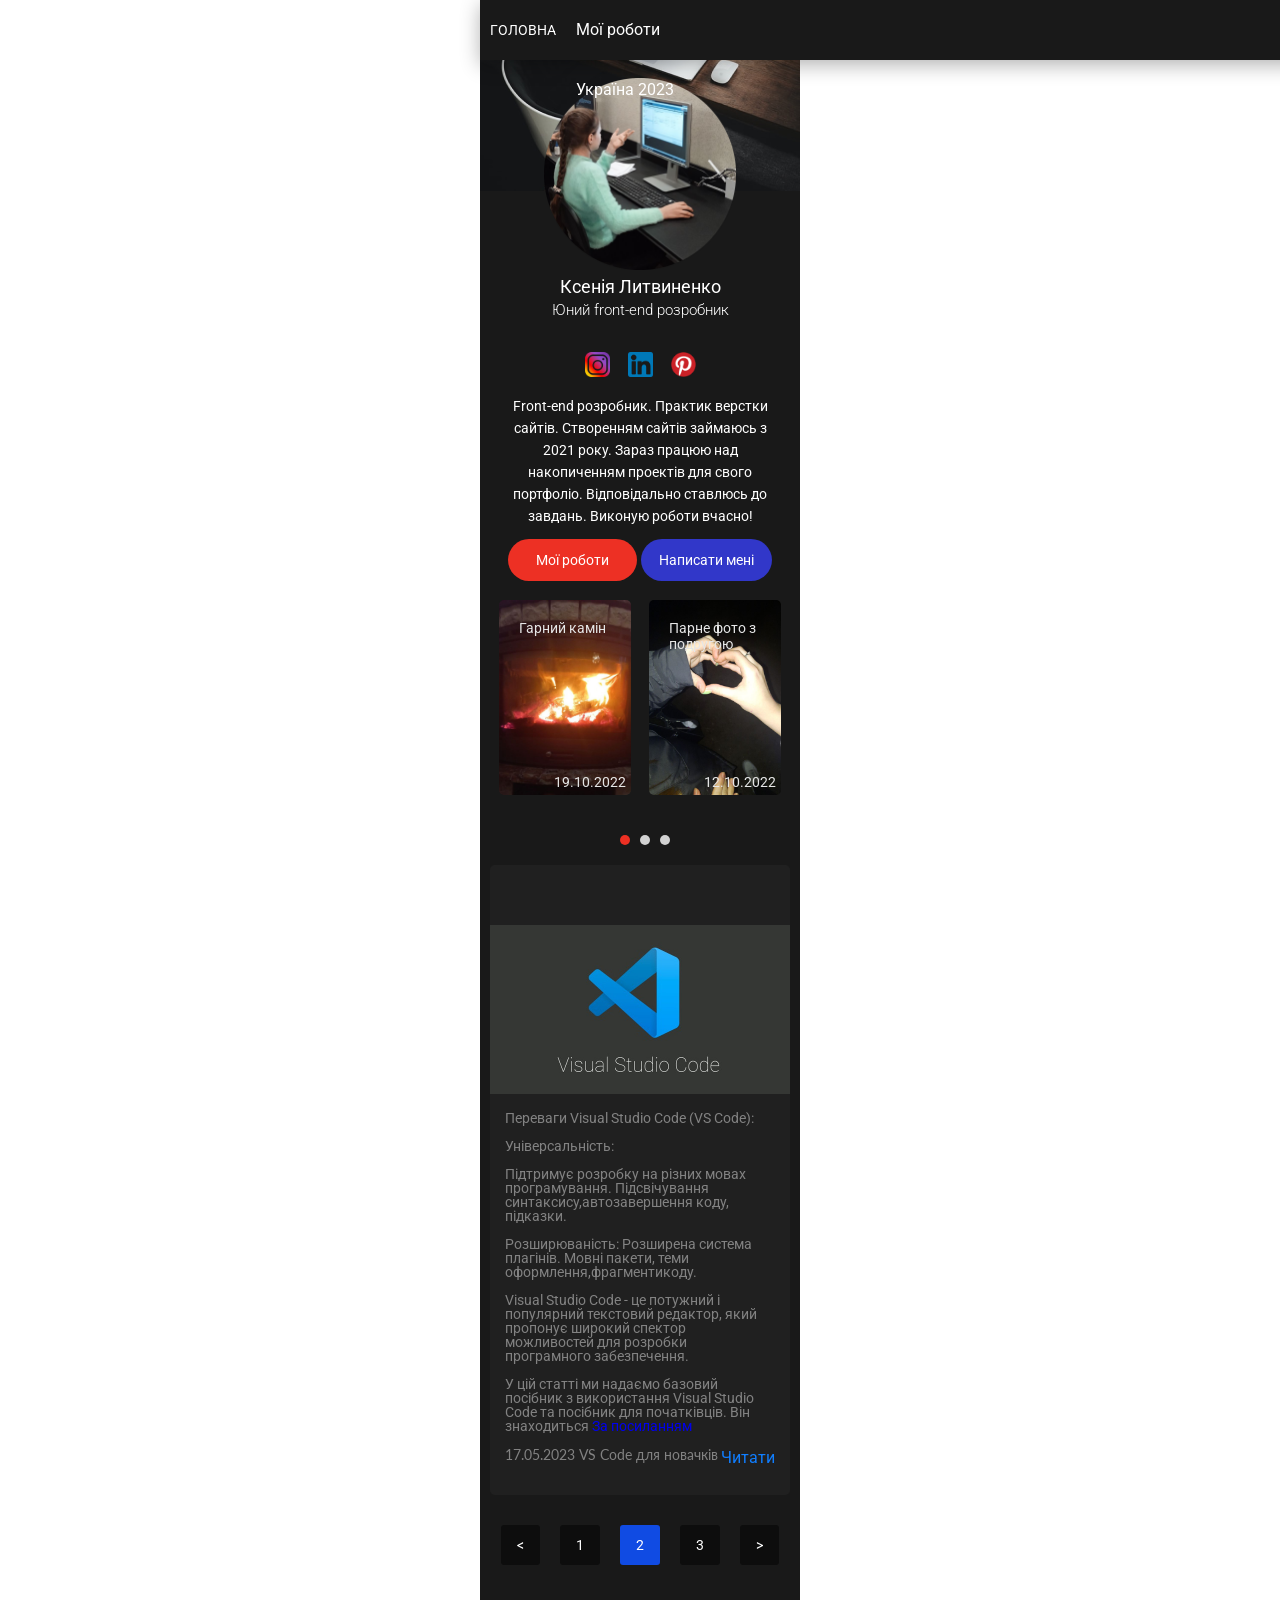
<file: index.html>
<!DOCTYPE html>
    <html lang="en">
        <head>
            <meta charset="UTF-8">
            <meta http-equiv="X-UA-Compatible" content="IE=edge">
            <meta name="viewport" content="width=device-width>, initial-scale=1.0">
            <title>Головна</title>
            <link rel="stylesheet" href="css/style.css">
            <link rel="stylesheet" href="css/slick.css">
            <link rel="preconnect" href="https://fonts.googleapis.com">
            <link rel="preconnect" href="https://fonts.gstatic.com" crossorigin>
            <link href="https://fonts.googleapis.com/css2?family=Lato:wght@400;700;900&family=Roboto:wght@400;500;700&display=swap" rel="stylesheet">
        </head>
        <body>
            <div class="wrapper">
                <div class="nav">
                    <span class="nav__title">
                        Головна
                    </span>
                    <input type="checkbox" id="burger">
                    <label id="toggle" for="burger">
                        <span></span>
                    </label>
                    <nav class="menu">
                        <ul class="menu__list">
                            <li class="menu__item">
                                <a class="menu__link" href="index.html">
                                    Головна
                                </a>
                            </li>
                            <li class="menu__item">
                                <a class="menu__link" href="works.html">
                                    Мої роботи
                                </a>
                            </li>
                            <li class="menu__item">
                                <a class="menu__link" href="self-dev.html">
                                    Україна 2023
                                </a>
                            </li>
                        </ul>
                    </nav>
                </div>
                <header class="header"> 
                    <div class="header__box"> 
                        <img src="img/header/Desktop.png" alt="Робочій стіл" class="header__img"> 
                        <img src="img/header/logo.png" alt="Аватар" class="header__avatar"> 
                        <div class="header__name"> 
                            <h3 class="header__title"> 
                               Ксенія Литвиненко
                            </h3> 
                            <h5 class="header__subtitles"> 
                                Юний front-end розробник
                            </h5> 
                        </div> 
                        <div class="header__links"> 
                            <a href="" class="header__link"><img src="img/social/instagram.png" alt="" class="header__link-img"></a> 
                            <a href="" class="header__link"><img src="img/social/linked_inn.png" alt="" class="header__link-img"></a> 
                            <a href="" class="header__link"><img src="img/social/pinterest.png" alt="" class="header__link-img"></a> 
                        </div> 
                        <div class="header__content"> 
                            <p class="header__text"> 
                                Front-end розробник. Практик верстки сайтів. Створенням сайтів займаюсь з 2021 року. Зараз працюю над накопиченням проектів для свого портфоліо. Відповідально ставлюсь до завдань. Виконую роботи вчасно! 
                            </p> 
                            <div class="header__buttons"> 
                                <a href="works.html" class="header__button red">Мої роботи</a> 
                                <a href="https://www.instagram.com/_wwhyk_/" class="header__button blue">Написати мені</a> 
                            </div> 
                        </div> 
                    </div> 
                </header> 
                <main class="main">
                    <section class="slider-blog" id="blog">
                        <div class="container">
                            <div class="slider-blog__inner">
                                <div class="slider-blog__item">
                                    <div class="slider-blog__wrapper">
                                        <div class="slider-blog__box slider-div__one">
                                            <p class="slider-blog__text">
                                                Гарний камін
                                            </p>
                                            <p class="slider-blog__text slider-blog__text--two">
                                                19.10.2022
                                            </p>
                                        </div>
                                        <div class="slider-blog__box slider-blog__box--two  slider-div__two">
                                            <p class="slider-blog__text">
                                                Парне фото з подругою
                                            </p>
                                            <p class="slider-blog__text slider-blog__text--two">
                                                12.10.2022
                                            </p>
                                        </div>
                                    </div>
                                </div>
                                <div class="slider-blog__item">
                                    <div class="slider-blog__wrapper">
                                        <div class="slider-blog__box  slider-div__three">
                                            <p class="slider-blog__text">
                                                Фото з подарунком від подруги
                                            </p>
                                            <p class="slider-blog__text slider-blog__text--two">
                                                06.02.2023
                                            </p>
                                        </div>
                                        <div class="slider-blog__box slider-blog__box--two  slider-div__four">
                                            <p class="slider-blog__text">
                                                Фото квітів на день народження
                                            </p>
                                            <p class="slider-blog__text slider-blog__text--two">
                                                06.02.2023
                                            </p>
                                        </div>
                                    </div>
                                </div>
                                <div class="slider-blog__item">
                                    <div class="slider-blog__wrapper">
                                        <div class="slider-blog__box  slider-div__five">
                                            <p class="slider-blog__text">
                                                Фото з подругою
                                            </p>
                                            <p class="slider-blog__text slider-blog__text--two">
                                                21.12.2022
                                            </p>
                                        </div>
                                        <div class="slider-blog__box slider-blog__box--two  slider-div__six">
                                            <p class="slider-blog__text">
                                                Приймала участь у змаганнях 
                                            </p>
                                            <p class="slider-blog__text slider-blog__text--two">
                                                13.10.2021
                                            </p>
                                        </div>
                                    </div>
                                </div>
                            </div>
                        </div>
                    </section>
                    <section class="news">
                        <div class="container">
                            <div class="news__inner">
                                <div class="news__item"> 
                                    <img src="img/news/vscode.jpg" class="news__img" alt="логотип VS Code">  
                                    <div class="news__box">
                                        <p class="news__text">Переваги Visual Studio Code (VS Code):<br><br>
                                            Універсальність:<br><br>
                                            Підтримує розробку на різних мовах програмування. Підсвічування синтаксису,автозавершення коду, підказки.<br><br>
                                            Розширюваність: Розширена система плагінів. Мовні пакети, теми оформлення,фрагментикоду.<br><br>
                                            Visual Studio Code - це потужний і популярний текстовий редактор, який пропонує широкий спектор можливостей для розробки програмного забезпечення.<br><br>
                                            У цій статті ми надаємо базовий посібник з використання Visual Studio Code та посібник для початківців. Він знаходиться <a href="https://www.youtube.com/watch?v=paA-leudslo">За посиланням</a></p>
                                        <div class="news__subtext">
                                            <span class="news__data">17.05.2023</span>
                                            <span class="news__data">VS Code для новачків</span>
                                            <a href="" class="news__link">Читати</a>
                                        </div>
                                    </div>
                                </div>
                                <div class="tabs">
                                    <a href="" class="tabs__link"><</a>
                                    <a href="" class="tabs__link">1</a>
                                    <a href="" class="tabs__link tabs__link--active">2</a>
                                    <a href="" class="tabs__link">3</a>
                                    <a href="" class="tabs__link">></a>
                                </div>        
                                    </div>
                                </div>
                            </div>
                        </div>
                    </section>
                </main>
            </div>
            <script src="https://ajax.googleapis.com/ajax/libs/jquery/3.6.0/jquery.min.js"></script>                                                                                                     
            <script src="js/slick.min.js"></script>
            <script src="js/index.js"></script>
        </body>
    </html>
</file>
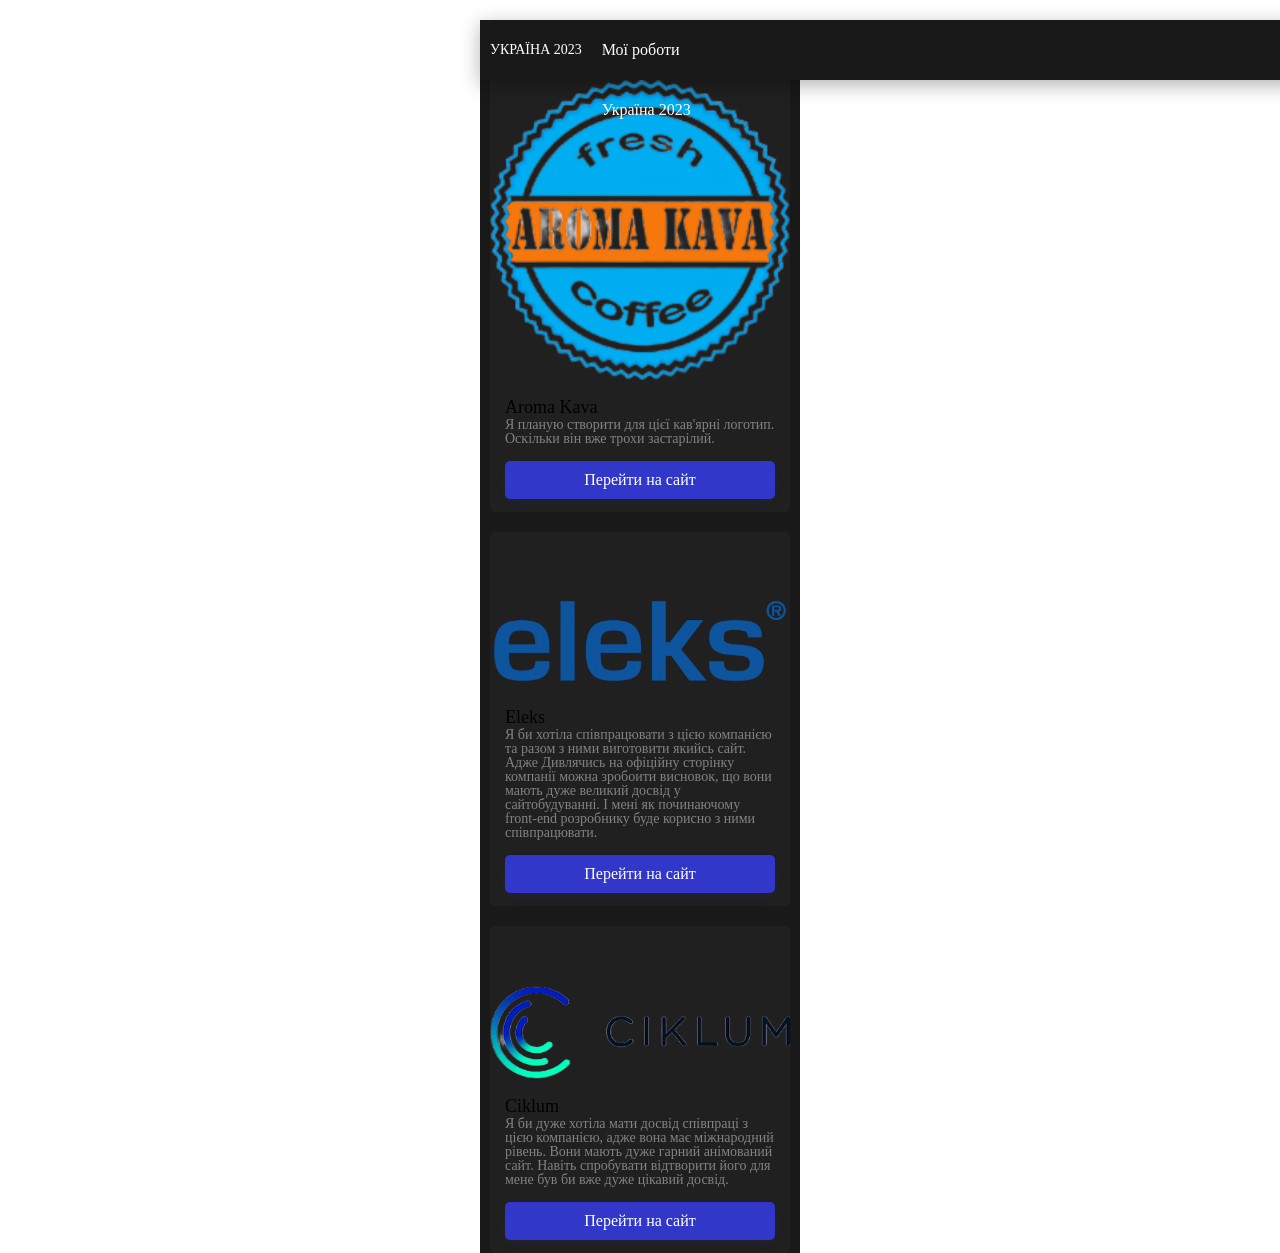
<file: self-dev.html>
<!DOCTYPE html>
    <html lang="en">
        <head>
            <meta charset="UTF-8">
            <meta http-equiv="X-UA-Compatible" content="IE=edge">
            <meta name="viewport" content="width=device-width, initial-scale=1.0">
            <title>Document</title>
            <link rel="stylesheet" href="css/style.css">
        </head>
        <body>
            <div class="wrapper">
                <div class="nav">
                    <span class="nav__title">
                        Україна 2023
                    </span>
                    <input type="checkbox" id="burger">
                    <label id="toggle" for="burger">
                        <span></span>
                    </label>
                    <nav class="menu">
                        <ul class="menu__list">
                            <li class="menu__item">
                                <a class="menu__link" href="index.html">
                                    Головна
                                </a>
                            </li>
                            <li class="menu__item">
                                <a class="menu__link" href="works.html">
                                    Мої роботи
                                </a>
                            </li>
                            <li class="menu__item">
                                <a class="menu__link" href="self-dev.html">
                                    Україна 2023
                                </a>
                            </li>
                        </ul>
                    </nav>
                </div>
                <main class="main">
                    <section class="news">
                        <div class="container">
                            <div class="news__inner">
                                <div class="news__item">
                                    <img src="img/news/aroma_kava.png" alt="" class="news__img">
                                    <div class="news__box">
                                        <h3 class="news__title">Aroma Kava</h3>
                                        <p class="news__text">Я планую створити для цієї кав'ярні логотип. Оскільки він вже трохи застарілий.</p>
                                        <a href="https://aromakava.ua/ru" class="news__link--new">Перейти на сайт</a>
                                    </div>
                                </div>
                                <div class="news__item">
                                    <img src="img/news/ELEKS.png" alt="" class="news__img">
                                    <div class="news__box">
                                        <h3 class="news__title">Eleks</h3>
                                        <p class="news__text">Я би хотіла співпрацювати з цією компанією та разом з ними виготовити якийсь сайт. Адже Дивлячись на офіційну сторінку компанії можна зробоити висновок, що вони мають дуже великий досвід у сайтобудуванні. І мені як починаючому front-end розробнику буде корисно з ними співпрацювати.</p>
                                        <a href="https://eleks.com/" class="news__link--new">Перейти на сайт</a>
                                    </div>
                                </div>
                                <div class="news__item">
                                    <img src="img/news/ciklium.png" alt="" class="news__img">
                                    <div class="news__box">
                                        <h3 class="news__title">Ciklum</h3>
                                        <p class="news__text">Я би дуже хотіла мати досвід співпраці з цією компанією, адже вона має міжнародний рівень. Вони мають дуже гарний анімований сайт. Навіть спробувати відтворити його для мене був би вже дуже цікавий досвід.</p>
                                        <a href="https://www.ciklum.com/" class="news__link--new">Перейти на сайт</a>
                                    </div>
                                </div>
                            </div>
                        </div>
                    </section>
                </main>
            </div>
        </body>
    </html>
</file>
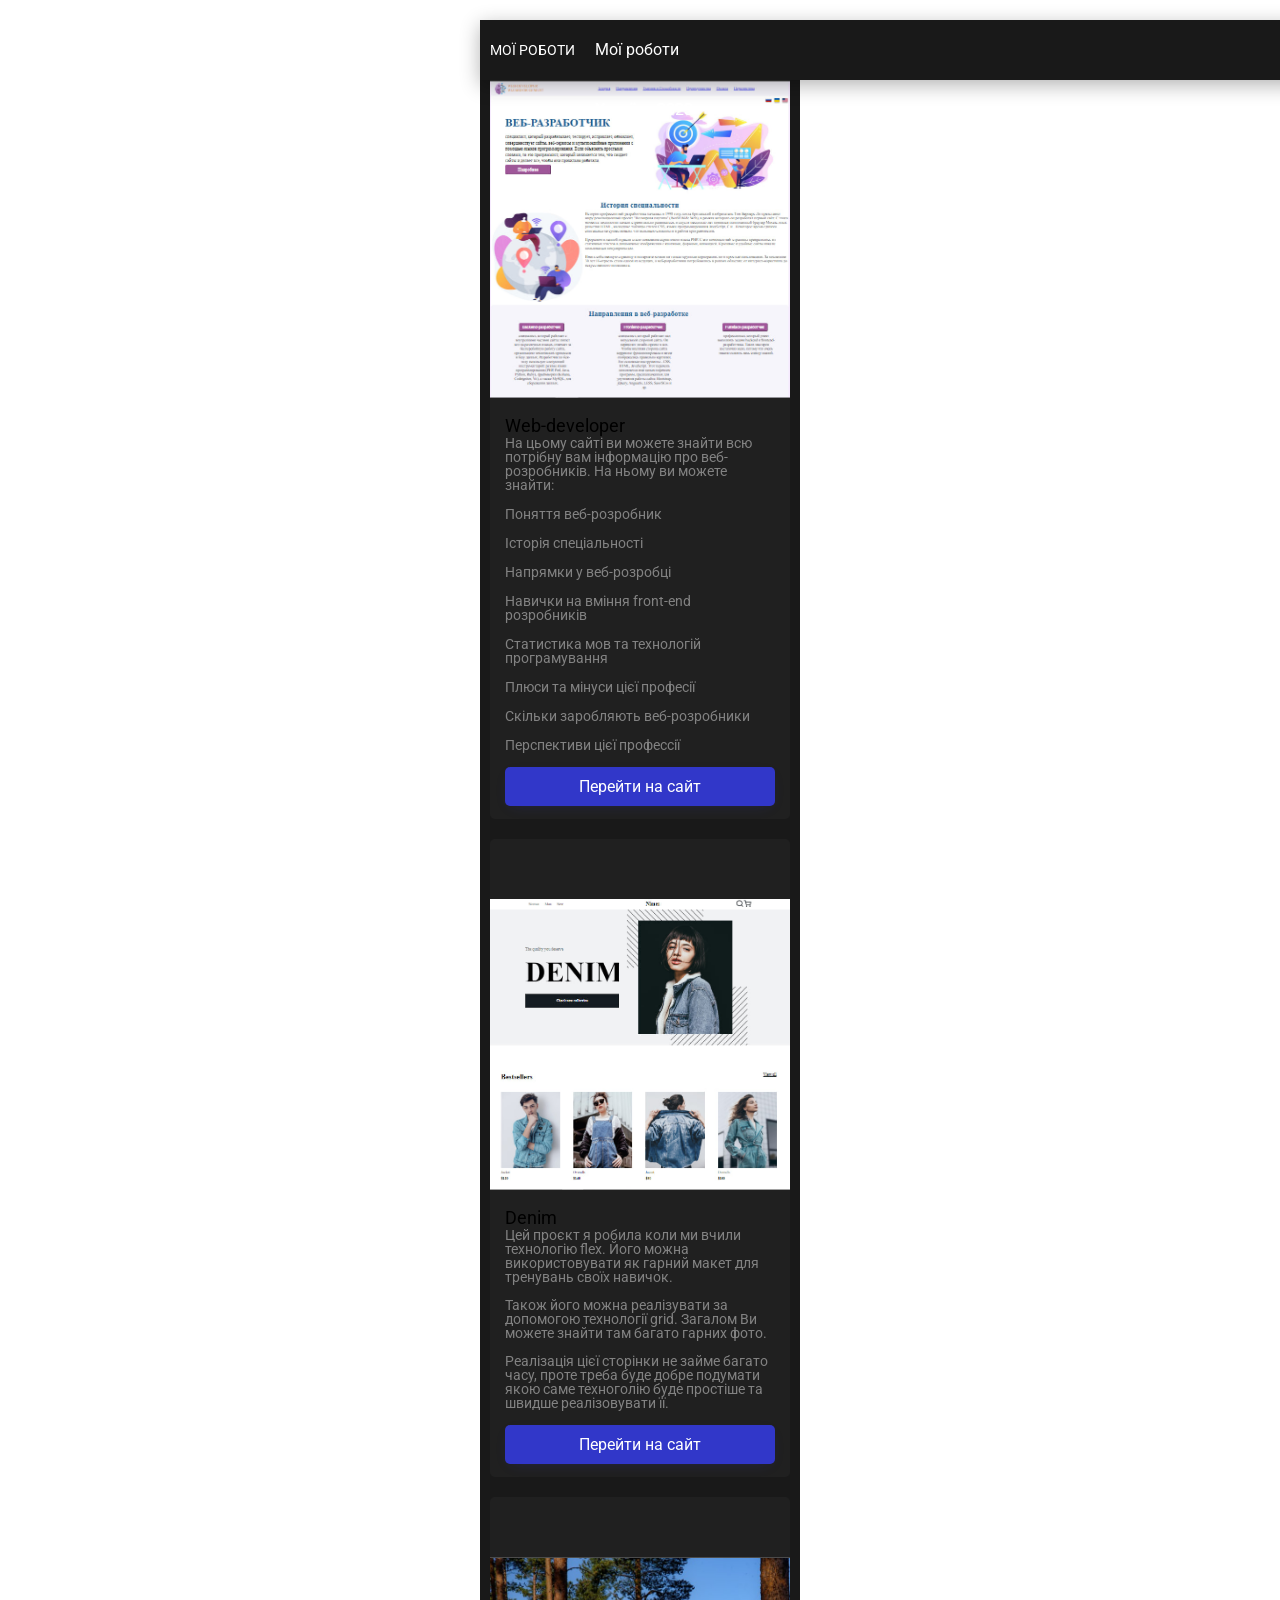
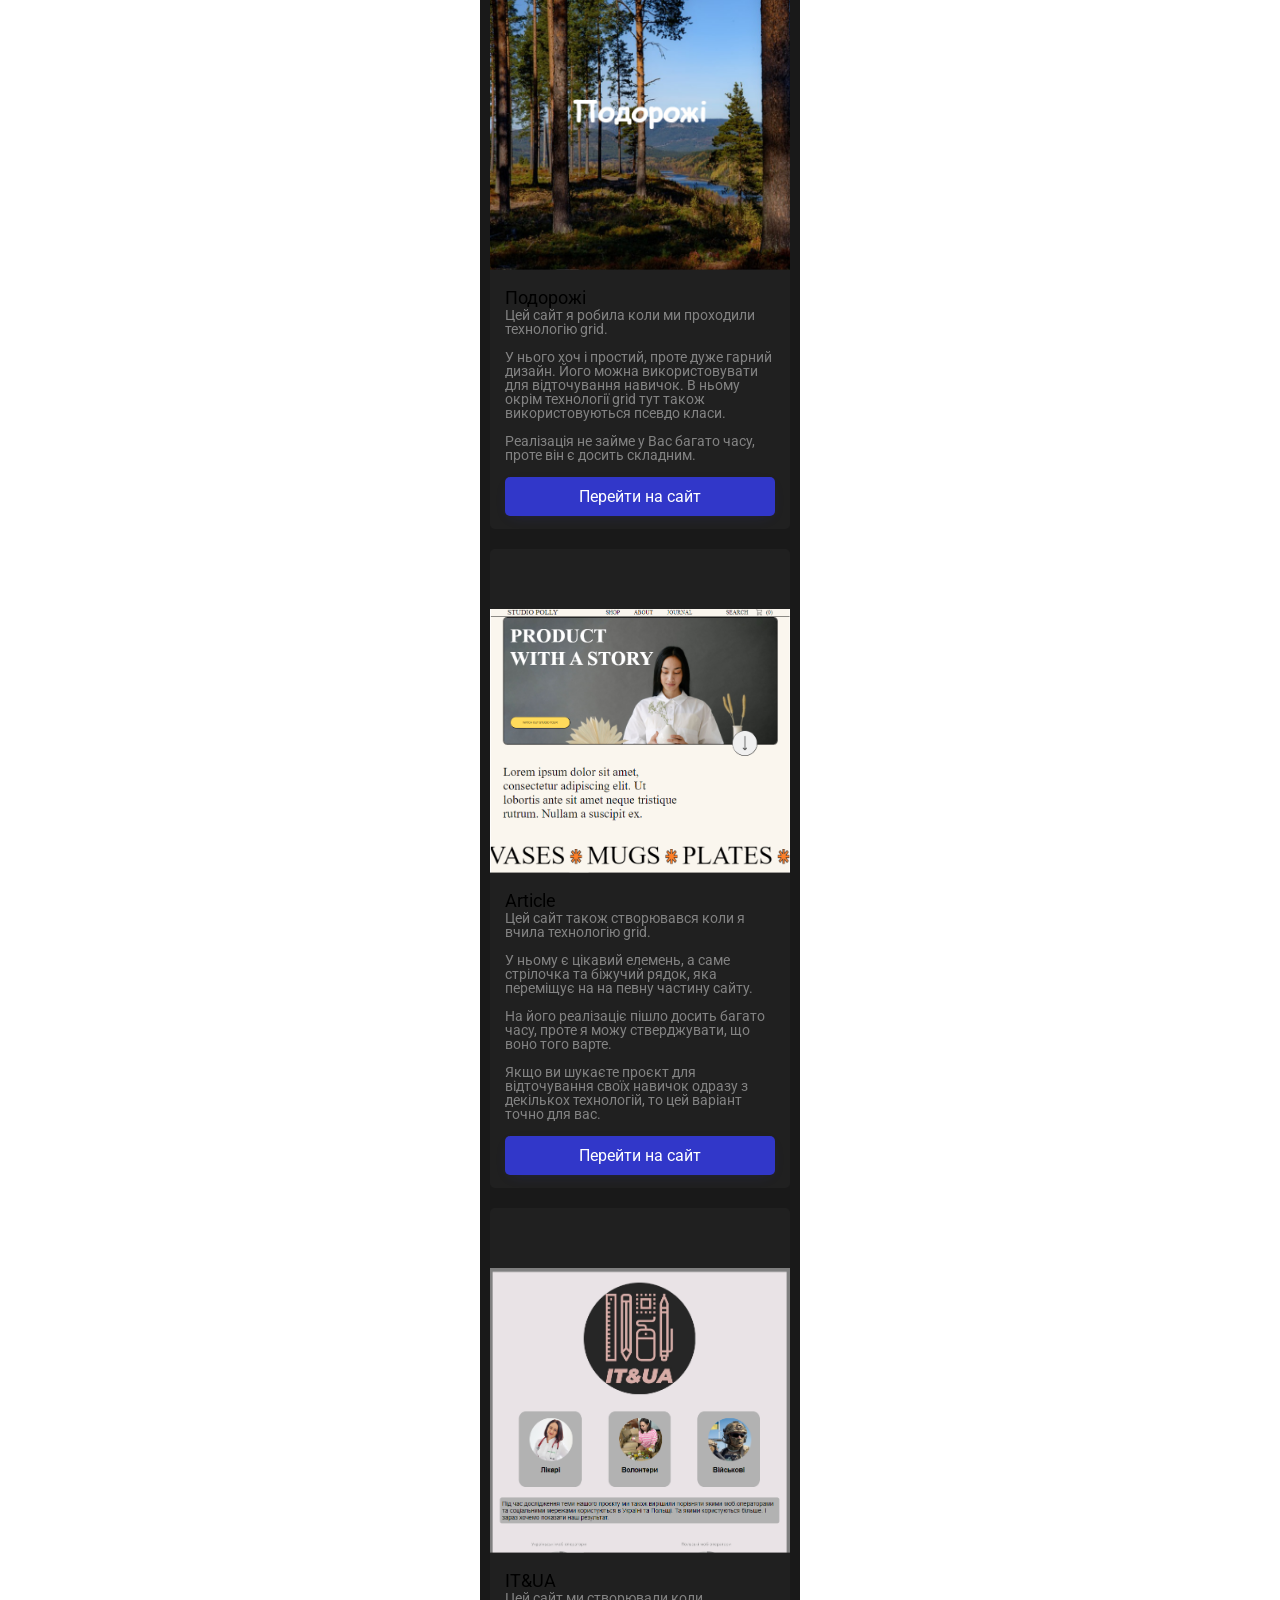
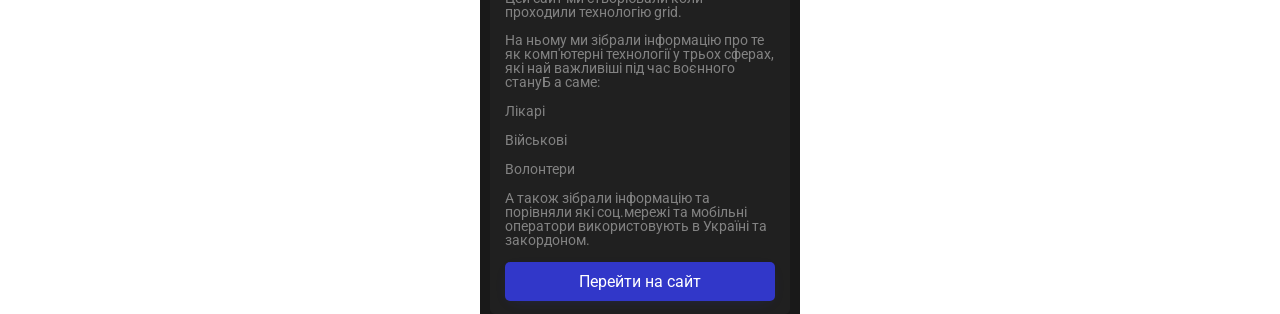
<file: works.html>
<!DOCTYPE html>
        <html lang="en">
            <head>
                <meta charset="UTF-8">
                <meta http-equiv="X-UA-Compatible" content="IE=edge">
                <meta name="viewport" content="width=device-width, initial-scale=1.0">
                <title>Мої роботи</title>
                <link rel="stylesheet" href="css/style.css">
                <link rel="stylesheet" href="css/slick.css">
                <link rel="preconnect" href="https://fonts.googleapis.com">
                <link rel="preconnect" href="https://fonts.gstatic.com" crossorigin>
                <link href="https://fonts.googleapis.com/css2?family=Lato:wght@400;700;900&family=Roboto:wght@400;500;700&display=swap" rel="stylesheet">
            </head>
            <body>
                <div class="wrapper">
                    <div class="nav">
                        <span class="nav__title">
                            Мої роботи
                        </span>
                        <input type="checkbox" id="burger">
                        <label id="toggle" for="burger">
                            <span></span>
                        </label>
                        <nav class="menu">
                            <ul class="menu__list">
                                <li class="menu__item">
                                    <a class="menu__link" href="index.html">
                                        Головна
                                    </a>
                                </li>
                                <li class="menu__item">
                                    <a class="menu__link" href="works.html">
                                        Мої роботи
                                    </a>
                                </li>
                                <li class="menu__item">
                                    <a class="menu__link" href="self-dev.html">
                                        Україна 2023
                                    </a>
                                </li>
                            </ul>
                        </nav>
                    </div>
                    <main class="main">
                        <section class="news">
                            <div class="container">
                                <div class="news__inner">
                                    <div class="news__item">
                                        <img src="img/news/web-developer.jpg" alt="" class="news__img">
                                        <div class="news__box">
                                            <h3 class="news__title">Web-developer</h3>
                                            <p class="news__text">На цьому сайті ви можете знайти всю потрібну вам інформацію про веб-розробників. На ньому ви можете знайти: <ul>
                                                <li class="news-li"><p class="news__text">Поняття веб-розробник</p></li>
                                                <li class="news-li"><p class="news__text">Історія спеціальності</p></li>
                                                <li class="news-li"><p class="news__text">Напрямки у веб-розробці</p></li>
                                                <li class="news-li"><p class="news__text">Навички на вміння front-end розробників</p></li>
                                                <li class="news-li"><p class="news__text">Статистика мов та технологій програмування</p></li>
                                                <li class="news-li"><p class="news__text">Плюси та мінуси цієї професії</p></li>
                                                <li class="news-li"><p class="news__text">Скільки заробляють веб-розробники</p></li>
                                                <li class="news-li"><p class="news__text">Перспективи цієї профессії</p></li>
                                            </ul></p>
                                            <a href="https://ksenia-litvinenko.github.io/web-deloper/" class="news__link--new">Перейти на сайт</a>
                                        </div>
                                    </div>
                                    <div class="news__item">
                                        <img src="img/news/denim.jpg" alt="" class="news__img">
                                        <div class="news__box">
                                            <h3 class="news__title">Denim</h3>
                                            <p class="news__text">Цей проєкт я робила коли ми вчили технологію flex. Його можна використовувати як гарний макет для тренувань своїх навичок.<br><br> Також його можна реалізувати за допомогою технології grid. Загалом Ви можете знайти там багато гарних фото.<br><br> Реалізація цієї сторінки не займе багато часу, проте треба буде добре подумати якою саме техноголію буде простіше та швидше реалізовувати її.</p>
                                            <a href="https://ksenia-litvinenko.github.io/project_denim/" class="news__link--new">Перейти на сайт</a>
                                        </div>
                                    </div>
                                    <div class="news__item">
                                        <img src="img/news/trewel.jpg" alt="" class="news__img">
                                        <div class="news__box">
                                            <h3 class="news__title">Подорожі</h3>
                                            <p class="news__text">Цей сайт я робила коли ми проходили технологію grid.<br><br> У нього хоч і простий, проте дуже гарний дизайн. Його можна використовувати для відточування навичок. В ньому окрім технології grid тут також використовуються псевдо класи.<br><br> Реалізація не займе у Вас багато часу, проте він є досить складним.</p>
                                            <a href="https://ksenia-litvinenko.github.io/listing_website/" class="news__link--new">Перейти на сайт</a>
                                        </div>
                                    </div>
                                    <div class="news__item">
                                        <img src="img/news/article.png" alt="" class="news__img">
                                        <div class="news__box">
                                            <h3 class="news__title">Article</h3>
                                            <p class="news__text">Цей сайт також створювався коли я вчила технологію grid.<br><br>У ньому є цікавий елемень, а саме стрілочка та біжучий рядок, яка переміщує на на певну частину сайту.<br><br>На його реалізаціє пішло досить багато часу, проте я можу стверджувати, що воно того варте.<br><br>Якщо ви шукаєте проєкт для відточування своїх навичок одразу з декількох технологій, то цей варіант точно для вас.</p>
                                            <a href="https://ksenia-litvinenko.github.io/article/#shop" class="news__link--new">Перейти на сайт</a>
                                        </div>
                                    </div>
                                    <div class="news__item">
                                        <img src="img/news/it_ua.png" alt="" class="news__img">
                                        <div class="news__box">
                                            <h3 class="news__title">IT&UA </h3>
                                            <p class="news__text">Цей сайт ми створювали коли проходили технологію grid.<br><br>На ньому ми зібрали інформацію про те як комп'ютерні технології у трьох сферах, які най важливіші під час воєнного стануБ а саме:
                                                <ul>
                                                    <li class="news-li"><p class="news__text">Лікарі</p></li>
                                                    <li class="news-li"><p class="news__text">Військові</p></li>
                                                    <li class="news-li"><p class="news__text">Волонтери</p></li>
                                                    <li class="news-li"><p class="news__text">А також зібрали інформацію та порівняли які соц.мережі та мобільні оператори використовують в Україні та закордоном.</p></li>
                                                </ul>
                                            </p>
                                            <a href="https://ksenia-litvinenko.github.io/article/#shop" class="news__link--new">Перейти на сайт</a>
                                        </div>
                                    </div>
                                </div>
                            </div>
                        </section>
                    </main>
                </div>
            </body>
        </html>
</file>
<file: css/style.css>
*{
    padding: 0;
    margin: 0;
    box-sizing: border-box;
    font-family: 'Roboto';
}

main{   
    font-family: 'Lato' sans-serif;
}

.wrapper{
    background: #191919;
    max-width: 320px;
    margin: 0 auto;
}

.container{
    max-width: 300px;
    margin: 0 auto;
}

.nav{
    display: flex;
    padding-left: 10px;
    align-items: center;
    width: 100%;
    height: 60px;
    background: #191919;
    position: fixed;
    z-index: 5;
    box-shadow: 0 5px 20px rgba(0,0,0,0.3);
}

.nav__title {
    font-family: 'Roboto';
    font-style: normal;
    font-weight: 400;
    font-size: 14px;
    line-height: 16px;
    text-transform: uppercase;
    color: #FFFFFF;
}

#burger, #toggle{
    display: none;
} 
.menu__item{
    list-style: none;
    height: 100%;
    padding: 0 20px;
    line-height: 60px;
    color: #fff;
}
.menu__item:hover{
    background: #3468AC;
    color: #fff;
}
.menu__link{
    text-decoration: none;
    color: inherit;
}
@media screen and (min-width: px){
    .menu{
        width: 100%;
        height: 100%;
    }
.menu__item {
    float: left;
}
}
@media screen and (min-width: 640px) and (max-width: 960px){
.menu{
    width: 100%;
    height: 100%;
}
.menu__item, [class^="block"]{
    float: left;
}
    [class^="block"]{
      width: calc(100% / 2 - 13px * 2);
    }
}

@media screen and (max-width: 640px){
    #toggle {
    display: block;
    position: absolute;
    width: 30px;
    height: 26px;
    top: calc(50% - 13px);
    right: 13px;
    cursor: pointer;
    }
    
#toggle > span {
    position: absolute;
    width: 100%;
    height: 5px;
    background: #fff;
    margin-top: 10px;
    -webkit-transition: 0.3s;
    transition: 0.3s;
}
    
#burger:checked ~ #toggle > span {
    background: transparent;
}
    #toggle > span:before, #toggle > span:after {
    content: "";
    position: absolute;
    width: 100%;
    height: 5px;
    background: #fff;
    transition: 0.3s;
}
    #toggle > span:before{
    bottom: 9px;
}
#toggle > span:after {
    top: 9px;
}
#burger:checked ~ #toggle  span:after {
    -webkit-transform: rotate(45deg);
    transform: rotate(45deg);
    top: 0;
}
#burger:checked ~ #toggle  span:before {
    -webkit-transform: rotate(-45deg);
    transform: rotate(-45deg);
    bottom: 0;
}
.menu{
    width: calc(100% - 26px);
    background: #191919;
    border-radius: 20px;
    overflow: hidden;
    box-shadow: 0 0 20px rgba(0, 0, 0, 0.2);
    position: absolute;
    left: -100%;
    top: 73px;
    opacity: 0;
    visibility: hidden;
    -webkit-transition: 0.3s;
    transition: 0.3s;
}
#burger:checked ~ .menu{
    left: 13px;
    opacity: 1;
    visibility: visible;
    }
}

a{ 
    text-decoration: none; 
} 
.header__box{ 
    display: grid; 
    grid-template-rows: 13% 33% repeat(3, 6%) 33%; 
    grid-template-columns: 20% 60% 20%; 
    height: 600px; 
} 
.header__avatar{ 
    width: 100%; 
    grid-row: 2/3; 
    grid-column: 2; 
} 
.header__name{ 
    grid-row: 3/4; 
    grid-column: 2; 
    text-align: center; 
    color: #FFFFFF; 
} 
h3{ 
    font-weight: 400; 
    font-size: 18px; 
    line-height: 21px; 
} 
h5{ 
    font-weight: 300; 
    font-size: 15px; 
    line-height: 16px; 
    margin-top: 5px; 
} 
.header__links{ 
    display: flex; 
    justify-content: center; 
    grid-row: 5/6; 
    grid-column: 2; 
    align-items: center; 
} 
.header__link{ 
    padding-right: 18px; 
} 
.header__link-img{ 
    width: 25px; 
} 
.header__link:nth-child(3){ 
    padding-right:0px; 
} 
.header__content{ 
    display: flex; 
    flex-direction: column; 
    align-items: center; 
    justify-content: space-around; 
    text-align: center; 
    grid-column: 1/ span 3; 
    grid-row: 6/7; 
    text-align: center; 
} 
.header__text{ 
    max-width: 255px; 
    color: white; 
    font-weight: 400; 
    font-size: 14px; 
    line-height: 22px; 
} 
.header__button{ 
    color: white; 
    font-weight: 400; 
    font-size: 14px; 
    line-height: 22px; 
    border-radius: 25px; 
} 
.red{ 
    background: #ED3024; 
    padding: 13px 28px; 
} 
.blue{ 
    background: #3137C9; 
    padding: 13px 18px; 
}

.slider-blog__wrapper {
    display: flex;
    justify-content: space-around;
}

.slider-blog__box {
    display: flex;
    flex-direction: column;
    justify-content: space-between;
    padding-left: 20px;
    padding-top: 20px;
    padding-right: 5px;
    padding-bottom: 5px;
    font-family: 'Lato', sans-serif;
    font-style: normal;
    font-weight: 400;
    font-size: 14px;
    line-height: 16px; 
    color: #e6e6e6;
    width: 43.75%;
    height: 195px;
    border-radius: 5px;   
}

.slider-blog__text--two {
    display: flex;
    justify-content: right;
}

.slider-div__one{
    background-image: url('../img/slider/fier.jpg');
    background-size: cover;
} 

.slider-div__two{
    background-image: url('../img/slider/finger.jpg');
    background-size: cover;
}

.slider-div__three{
    background-image: url('../img/slider/I.jpg');
    background-size: cover;
}

.slider-div__four{
    background-image: url('../img/slider/rose.jpg');
    background-size: cover;
}

.slider-div__five{
    background-image: url('../img/slider/ann.jpg');
    background-size: cover;

}

.slider-div__six{
    background-image: url('../img/slider/колектив.jpg');
    background-size: cover;
}

.slider-blog__box--two {
    
    width: 43.75%;
    height: 195px;
}

.slick-dots {
    display: flex;
    justify-content: center;
    margin-top: 30px;
}

.slick-dots button {
    transition: all .3s;
    background: transparent;
    border: none;
    width: 10px;
    height: 10px;
    background: #D2D2D2;
    border-radius: 100px;
    margin-left: 10px;
    font-size: 0;
    padding: 0;
}

.slick-dots .slick-active button {
    opacity: 1;
    background: #ED3023;
}

.news{
    margin-top: 20px;
}

.news__item{
    background: #202020;
    box-shadow: 0px 15px 25px rbga(0, 0, 0, 0.35);
    border-radius: 5px;
    margin-top: 20px;
}

.news__box{
    padding: 13px 15px;
}

.news__text{
    margin-bottom: 15px;
    font-weight: 400;
    font-size: 14px;
    line-height: 14px;
    color: #828282;
}

.news__subtext{
    display: flex;
    justify-content: space-between;
    margin-bottom: 15px;
}

.news__data{
    font-family: 'Lato', sans-serif;
    font-weight: 400;
    font-size: 14px;
    line-height: 14px;
    color: #828282;
}

.news__img{
    width: 100%;
    margin-top: 60px;
}

.news__link{
    color:#107eff;
}

.tabs{
    display: flex;
    justify-content: center;
    padding: 30px 0 50px 0;
}

.tabs__link{
    font-weight: 400;
    font-size: 14px;
    line-height: 16px;
    text-align: center;
    background: #0d0d0d;
    box-shadow: 0px 0px 10px rbga(0, 0, 0, 0.15);
    border-radius: 3px;
    padding: 12px 16px;
    color: #fff;
}

.tabs__link + .tabs__link{
    margin-left: 20px;
}

.tabs__link--active{
    background: #104BE3;
}

li{
    list-style-type: none;
}

.news__link--new {
    display: flex;
    justify-content: center;
    background: #3137C9;
    color: #fff;
    padding: 10px 18px;
    box-shadow: 0px 4px 15px -7px rgba(48, 55, 201, 0.3);
    border-radius: 5px;
}

.news__img{
    width: 100%;
}
</file>
